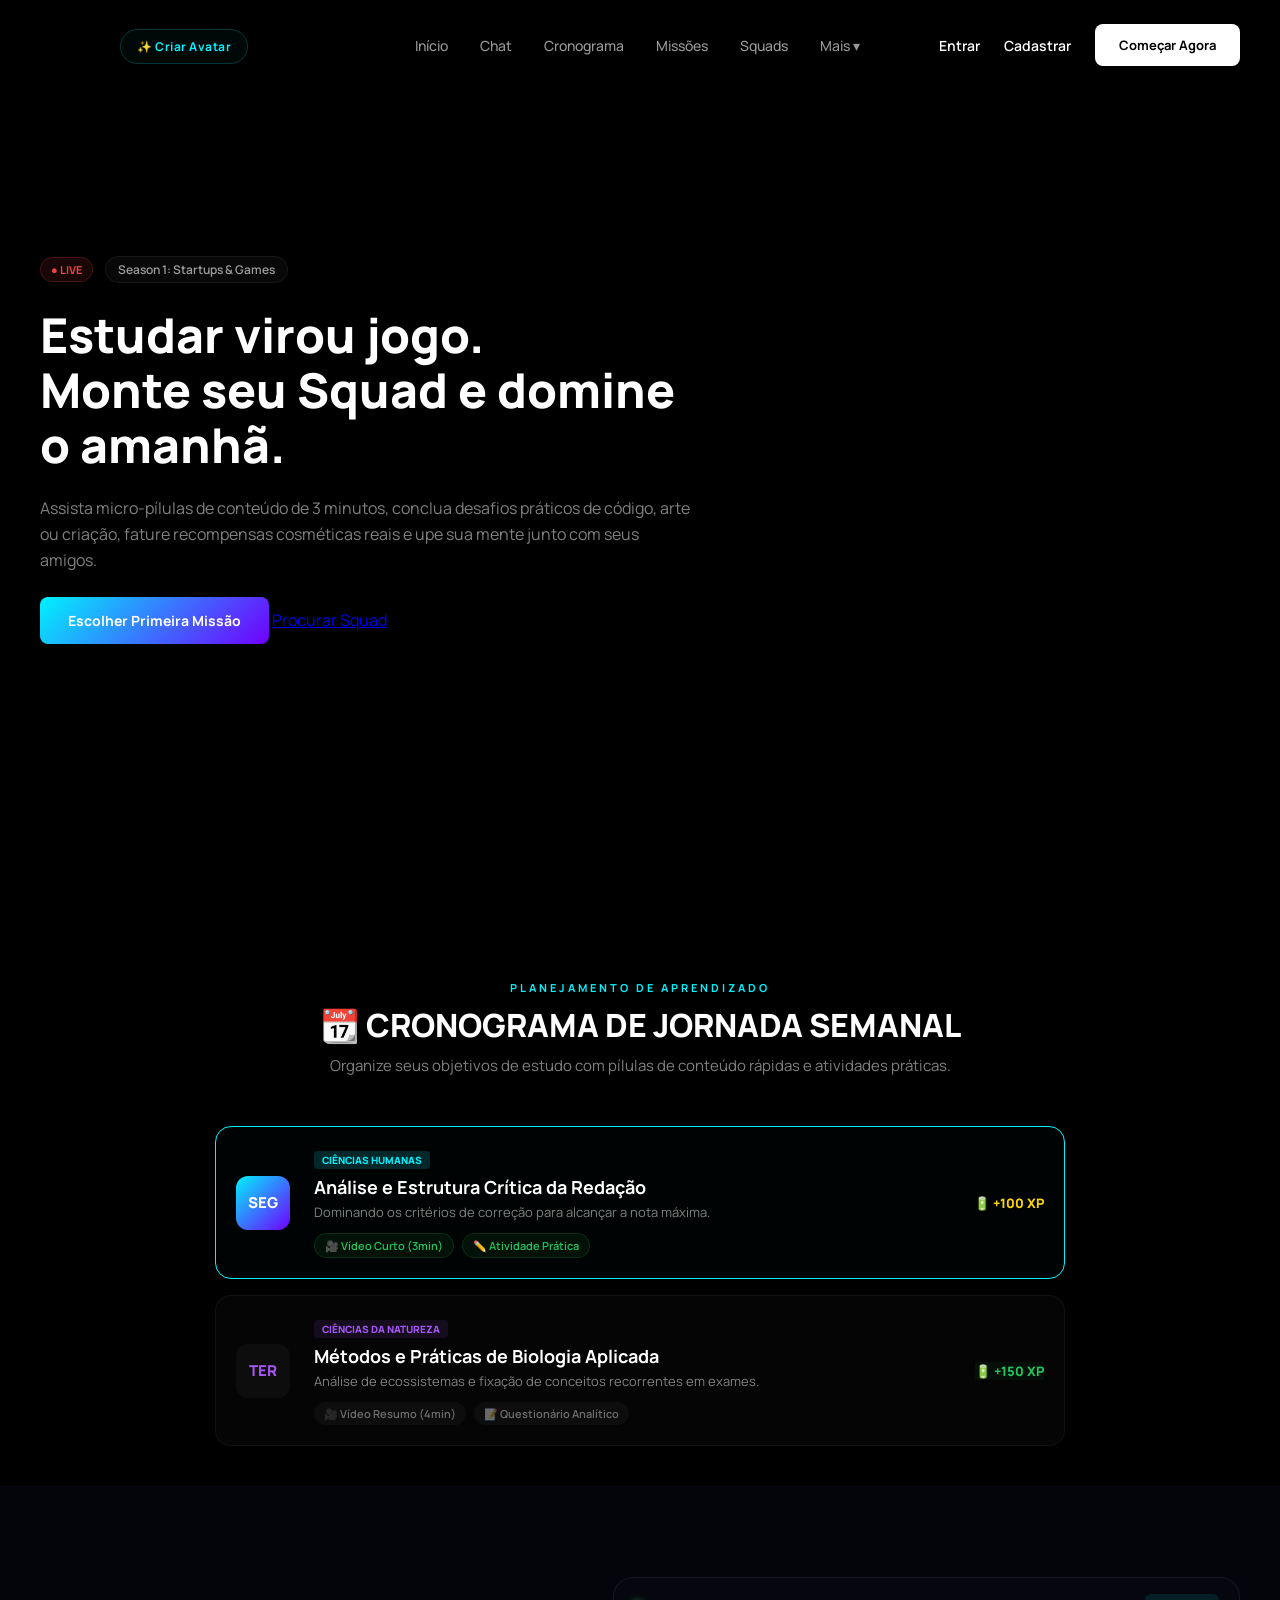
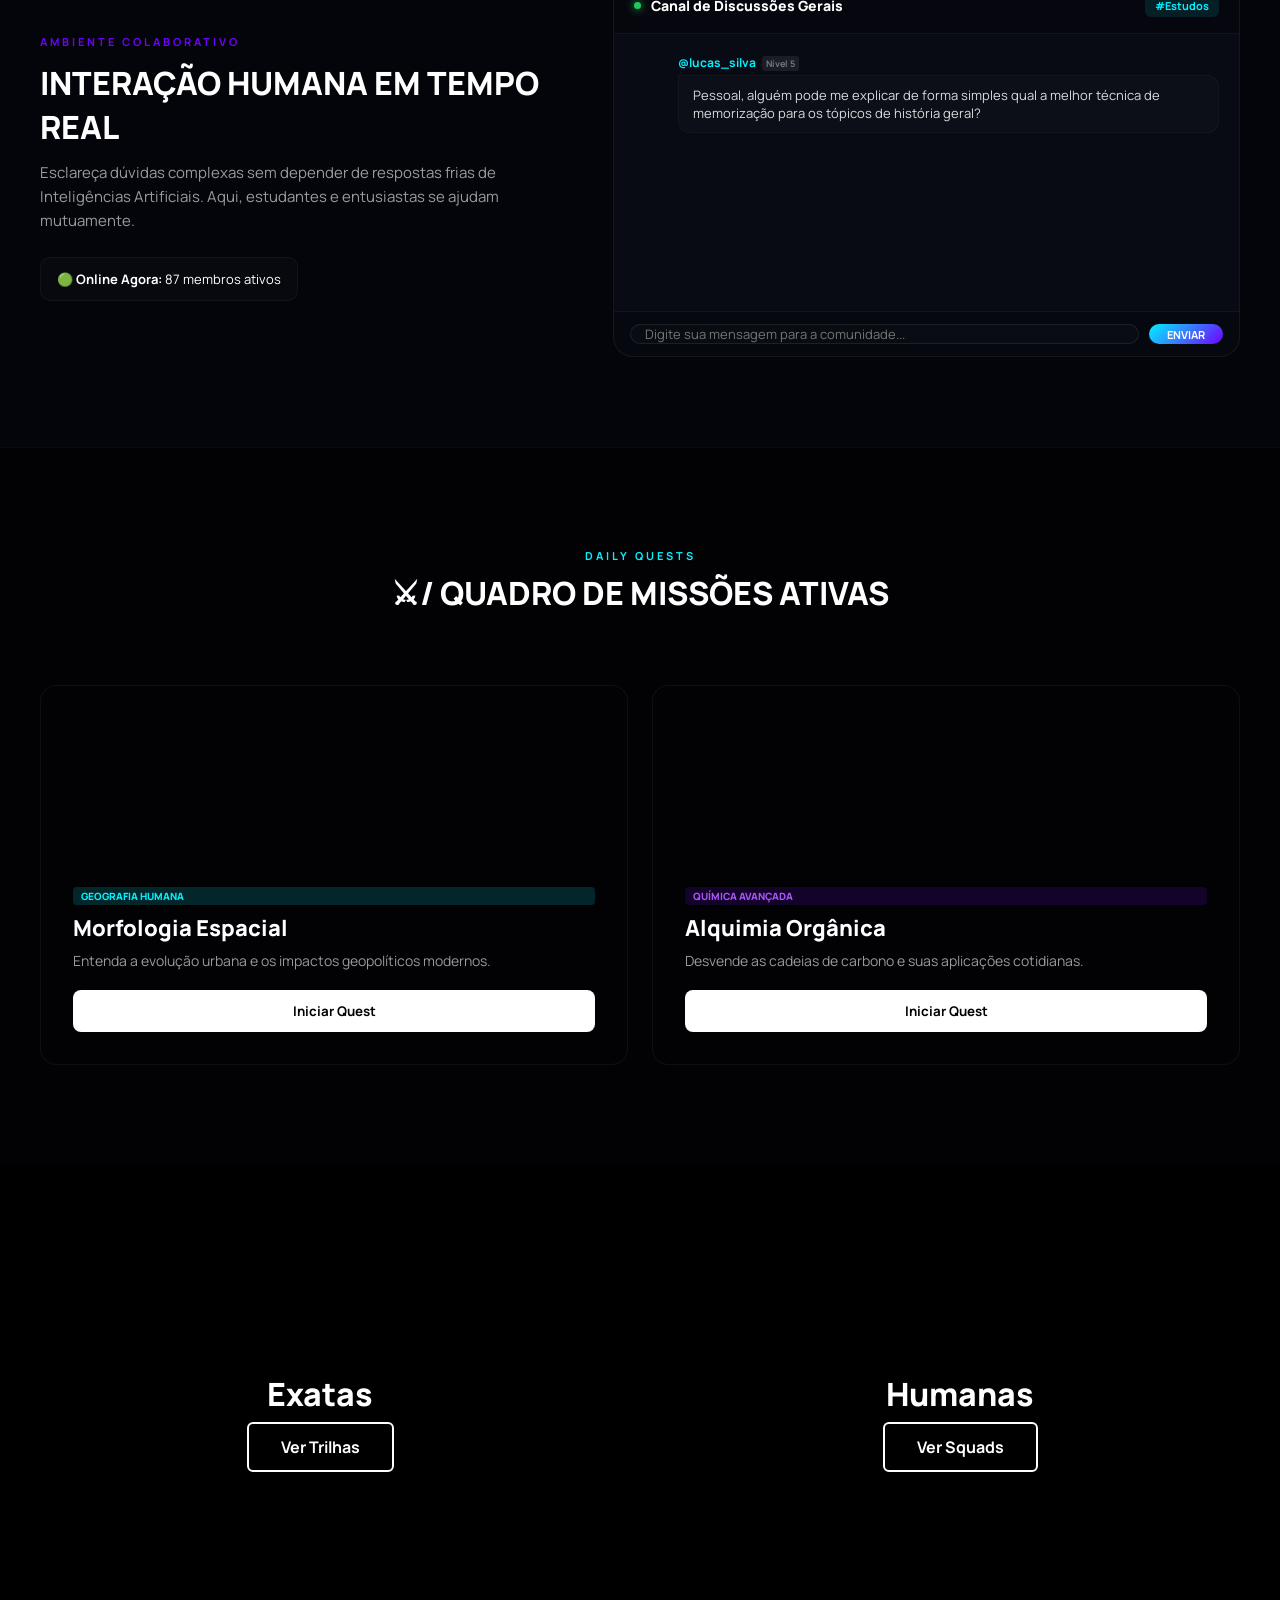
<file: index.html>
<!DOCTYPE html>
<html lang="pt-br">
<head>
    <meta charset="UTF-8">
    <meta name="viewport" content="width=device-width, initial-scale=1.0">
    <link rel="stylesheet" href="./css/style.css">
    <title>Nexus Study-Verse | Evolua seu Conhecimento</title>
</head>
<body>
    <header class="topo">
        <nav class="menu">
            <div class="avatar-menu-container">
                <a href="#" class="button-avatar" onclick="abrirModal('modal-avatar')">✨ Criar Avatar</a>
            </div>
            
            <div class="logo-area">
                <span class="logo-nexus">NEXUS</span><span class="logo-sub">_verse</span>
            </div>
            
            <ul class="nav-list">
                <li class="nav-item"><a href="#home" class="nav-link">Início</a></li>
                <li class="nav-item"><a href="#chat-comunidade" class="nav-link">Chat</a></li>
                <li class="nav-item"><a href="#cronograma" class="nav-link">Cronograma</a></li>
                <li class="nav-item"><a href="#missoes" class="nav-link">Missões</a></li>
                <li class="nav-item"><a href="#" class="nav-link" onclick="abrirModal('modal-squads')">Squads</a></li>
                
                <li class="nav-item dropdown">
                    <a href="#" class="nav-link dropdown-toggle">Mais ▾</a>
                    <ul class="dropdown-menu">
                        <li><a href="#enem">Enem</a></li>
                        <li><a href="#exercicios">Exercícios</a></li>
                        <li><a href="#provas">Provas</a></li>
                        <li><a href="#curiosidades">Curiosidades</a></li>
                    </ul>
                </li>
            </ul>

            <div class="button-container">
                <a href="#" class="auth-link" onclick="abrirModal('modal-entrar')">Entrar</a>
                <a href="#" class="auth-link btn-cadastrar-nav" onclick="abrirModal('modal-cadastrar')">Cadastrar</a>
                <a href="#cronograma" class="button-cta">Começar Agora</a>
            </div>
        </nav>
    </header>

    <main class="conteudo">
        <section class="hero-section" id="home">
            <div class="linear-container">
                <div class="text-hero-container">
                    <div class="hero-tags-wrapper">
                        <span class="hero-badge-live">● LIVE</span>
                        <span class="hero-badge">Season 1: Startups & Games</span>
                    </div>
                    <h1 class="titulo-hero">Estudar virou jogo.<br>Monte seu Squad e domine o amanhã.</h1>
                    <p class="descricao-hero">Assista micro-pílulas de conteúdo de 3 minutos, conclua desafios práticos de código, arte ou criação, fature recompensas cosméticas reais e upe sua mente junto com seus amigos.</p>
                    <div class="hero-actions">
                        <a href="#missoes" class="hero-btn-primary">Escolher Primeira Missão</a>
                        <a href="#" class="hero-btn-secondary" onclick="abrirModal('modal-squads')">Procurar Squad</a>
                    </div>
                </div>
            </div>          
        </section>

        <section class="cronograma-section" id="cronograma">
            <div class="section-header-clean">
                <span class="section-tagline">Planejamento de Aprendizado</span>
                <h2 class="section-title-premium">📆 Cronograma de Jornada Semanal</h2>
                <p class="section-subtitle-premium">Organize seus objetivos de estudo com pílulas de conteúdo rápidas e atividades práticas.</p>
            </div>

           

    <div class="timeline-container">
        
        <div class="timeline-step step-active">
            <div class="step-day">SEG</div>
            <div class="step-details">
                <span class="module-tag tech">Ciências Humanas</span>
                <h4>Análise e Estrutura Crítica da Redação</h4>
                <p class="step-meta">Dominando os critérios de correção para alcançar a nota máxima.</p>
                <div class="step-pills">
                    <span class="pill-item text-done">🎥 Vídeo Curto (3min)</span>
                    <span class="pill-item text-done">✏️ Atividade Prática</span>
                </div>
            </div>
            <div class="step-points">🔋 +100 XP</div>
        </div>

        <div class="timeline-step">
            <div class="step-day" style="color: #a855f7;">TER</div> <div class="step-details">
                <span class="module-tag design" style="background-color: rgba(168, 85, 247, 0.1); color: #a855f7;">Ciências da Natureza</span>
                <h4>Métodos e Práticas de Biologia Aplicada</h4>
                <p class="step-meta">Análise de ecossistemas e fixação de conceitos recorrentes em exames.</p>
                <div class="step-pills">
                    <span class="pill-item">🎥 Vídeo Resumo (4min)</span>
                    <span class="pill-item">📝 Questionário Analítico</span>
                </div>
            </div>
            <div class="step-points" style="color: #22c55e; background-color: rgba(34, 197, 94, 0.05);">🔋 +150 XP</div>
        </div>

    </div>
 
        </section>

        <section class="comunidade-chat-section" id="chat-comunidade">
            <div class="chat-wrapper-grid">
                <div class="chat-intro-content">
                    <span class="section-tagline">Ambiente Colaborativo</span>
                    <h2 class="chat-section-title">INTERAÇÃO HUMANA EM TEMPO REAL</h2>
                    <p class="chat-section-desc">Esclareça dúvidas complexas sem depender de respostas frias de Inteligências Artificiais. Aqui, estudantes e entusiastas se ajudam mutuamente.</p>
                    <div class="chat-stats-badges">
                        <div class="stat-badge">🟢 <strong>Online Agora:</strong> 87 membros ativos</div>
                    </div>
                </div>

                <div class="chat-component-box">
                    <div class="chat-box-header">
                        <div class="chat-header-left">
                            <span class="pulse-indicator-dot"></span>
                            <h3>Canal de Discussões Gerais</h3>
                        </div>
                        <span class="chat-channel-tag">#Estudos</span>
                    </div>

                    <div class="chat-messages-container">
                        <div class="chat-msg-row">
                            <div class="user-avatar-placeholder"></div>
                            <div class="msg-balloon-wrapper">
                                <span class="chat-user-name">@lucas_silva <small class="user-rank">Nível 5</small></span>
                                <p class="chat-msg-text">Pessoal, alguém pode me explicar de forma simples qual a melhor técnica de memorização para os tópicos de história geral?</p>
                            </div>
                        </div>
                    </div>

                    <div class="chat-footer-inputs">
                        <input type="text" placeholder="Digite sua mensagem para a comunidade..." class="chat-text-input">
                        <button class="chat-send-button" onclick="alert('Mensagem enviada com sucesso!')">ENVIAR</button>
                    </div>
                </div>
            </div>
        </section>

        <section class="missoes-section" id="missoes">
            <div class="section-header-clean">
                <span class="section-tagline">Daily Quests</span>
                <h2 class="section-title-premium">⚔/ Quadro de Missões Ativas</h2>
            </div>

            <div class="card-container">
                <div class="card-quest card-1">
                    <div class="overlay">
                        <span class="module-tag tech" style="margin-bottom: 8px;">Geografia Humana</span>
                        <h3 class="card-title">Morfologia Espacial</h3>
                        <p class="card-description">Entenda a evolução urbana e os impactos geopolíticos modernos.</p>
                        <button class="card-button" onclick="alert('Quest Morfologia Espacial Iniciada! Recompensa: 200 XP')">Iniciar Quest</button>
                    </div>
                </div>
                <div class="card-quest card-2">
                    <div class="overlay">
                        <span class="module-tag design" style="margin-bottom: 8px;">Química Avançada</span>
                        <h3 class="card-title">Alquimia Orgânica</h3>
                        <p class="card-description">Desvende as cadeias de carbono e suas aplicações cotidianas.</p>
                        <button class="card-button" onclick="alert('Quest Alquimia Orgânica Iniciada! Recompensa: 250 XP')">Iniciar Quest</button>
                    </div>
                </div>
            </div>
        </section>

        <section class="modelos" id="comunidade">
            <div class="caixa-esquerda">
                <div class="modelos-content">
                    <h2 class="modelos-title">Exatas</h2>
                    <a href="#" class="modelos-button" onclick="abrirModal('modal-squads')">Ver Trilhas</a>
                </div>
            </div>
            <div class="caixa-direita">
                <div class="modelos-content">
                    <h2 class="modelos-title">Humanas</h2>
                    <a href="#" class="modelos-button" onclick="abrirModal('modal-squads')">Ver Squads</a>
                </div>
            </div>
        </section>

        <div id="modal-avatar" class="modal-overlay">
            <div class="modal-box modal-avatar-box">
                <span class="modal-close" onclick="fecharModal('modal-avatar')">&times;</span>
                <h3 class="modal-title">Crie seu Personagem</h3>
                <p class="modal-subtitle">Personalize os atributos do seu boneco para interagir nos canais.</p>
                
                <div class="avatar-creator-grid">
                    <div class="avatar-options-area">
                        <div class="option-row">
                            <label>Classe Base</label>
                            <select id="select-classe" onchange="atualizarAvatarMock()">
                                <option value="🧙‍♂️">Mago Dev (Exatas)</option>
                                <option value="⚔️">Guerreiro Biálogo (Biológicas)</option>
                                <option value="🏹">Arqueiro Historiador (Humanas)</option>
                            </select>
                        </div>
                        <div class="option-row">
                            <label>Cor da Aura</label>
                            <div class="color-picker-mock">
                                <span class="color-dot" style="background: #00f2fe;" onclick="mudarAura('#00f2fe')"></span>
                                <span class="color-dot" style="background: #7000ff;" onclick="mudarAura('#7000ff')"></span>
                                <span class="color-dot" style="background: #e11d48;" onclick="mudarAura('#e11d48')"></span>
                            </div>
                        </div>
                    </div>

                    <div class="avatar-preview-area" id="avatar-preview-box">
                        <div class="dummy-avatar" id="avatar-preview-emoji">🧙‍♂️</div>
                    </div>
                </div>
                <button class="modal-btn-submit" style="width: 100%;" onclick="fecharModal('modal-avatar')">Salvar Customização</button>
            </div>
        </div>

        <div id="modal-squads" class="modal-overlay">
            <div class="modal-box modal-avatar-box" style="max-width: 550px;">
                <span class="modal-close" onclick="fecharModal('modal-squads')">&times;</span>
                <h3 class="modal-title">⚔️ Recrutamento de Squad</h3>
                <p class="modal-subtitle">Escolha o seu clã e junte-se a outros jogadores.</p>
                
                <div style="display: flex; flex-direction: column; gap: 16px; margin-top: 24px;">
                    <div style="background: rgba(255,255,255,0.02); border: 1px solid rgba(0, 242, 254, 0.2); padding: 18px; border-radius: 12px; display: flex; justify-content: space-between; align-items: center;">
                        <div>
                            <h4 style="color: #00f2fe; font-size: 16px; font-weight: 700;">Guilda de Exatas</h4>
                            <p style="color: rgba(255,255,255,0.6); font-size: 13px; margin-top: 4px;">Foco em Matemática, Física e Programação.</p>
                        </div>
                        <button class="chat-send-button" style="padding: 10px 16px; font-size: 12px;" onclick="alert('Inscrição enviada para a Guilda de Exatas!')">Entrar</button>
                    </div>

                    <div style="background: rgba(255,255,255,0.02); border: 1px solid rgba(112, 0, 255, 0.2); padding: 18px; border-radius: 12px; display: flex; justify-content: space-between; align-items: center;">
                        <div>
                            <h4 style="color: #a855f7; font-size: 16px; font-weight: 700;">Clã de Biomédicas</h4>
                            <p style="color: rgba(255,255,255,0.6); font-size: 13px; margin-top: 4px;">Foco em Biologia, Química e Anatomia.</p>
                        </div>
                        <button class="chat-send-button" style="padding: 10px 16px; font-size: 12px; background: linear-gradient(135deg, #7000ff, #e11d48);" onclick="alert('Inscrição enviada para o Clã de Biomédicas!')">Entrar</button>
                    </div>
                </div>
            </div>
        </div>

        <div id="modal-entrar" class="modal-overlay">
            <div class="modal-box">
                <span class="modal-close" onclick="fecharModal('modal-entrar')">&times;</span>
                <h3 class="modal-title">Acessar Conta</h3>
                <p class="modal-subtitle">Bem-vindo de volta! Insira suas credenciais.</p>
                <div style="display: flex; flex-direction: column; gap: 14px; margin-top: 20px;">
                    <input type="email" placeholder="Seu e-mail" class="chat-text-input" style="width: 100%;">
                    <input type="password" placeholder="Sua senha" class="chat-text-input" style="width: 100%;">
                    <button class="modal-btn-submit" onclick="fecharModal('modal-entrar'); alert('Login efetuado com sucesso!')">Entrar</button>
                </div>
            </div>
        </div>

        <div id="modal-cadastrar" class="modal-overlay">
            <div class="modal-box">
                <span class="modal-close" onclick="fecharModal('modal-cadastrar')">&times;</span>
                <h3 class="modal-title">Nova Identidade</h3>
                <p class="modal-subtitle">Crie seu registro para começar a subir de nível.</p>
                <div style="display: flex; flex-direction: column; gap: 14px; margin-top: 20px;">
                    <input type="text" placeholder="Nome de usuário (@)" class="chat-text-input" style="width: 100%;">
                    <input type="email" placeholder="E-mail válido" class="chat-text-input" style="width: 100%;">
                    <input type="password" placeholder="Senha segura" class="chat-text-input" style="width: 100%;">
                    <button class="modal-btn-submit" onclick="fecharModal('modal-cadastrar'); alert('Conta criada com sucesso!')">Cadastrar</button>
                </div>
            </div>
        </div>
    </main>

    <footer class="rodape"></footer>

    <script>
        function abrirModal(id) { document.getElementById(id).classList.add('active'); }
        function fecharModal(id) { document.getElementById(id).classList.remove('active'); }
        function atualizarAvatarMock() {
            const select = document.getElementById('select-classe');
            document.getElementById('avatar-preview-emoji').innerText = select.value;
        }
        function mudarAura(cor) { document.getElementById('avatar-preview-box').style.borderColor = cor; }
    </script>
</body>
</html>
</file>
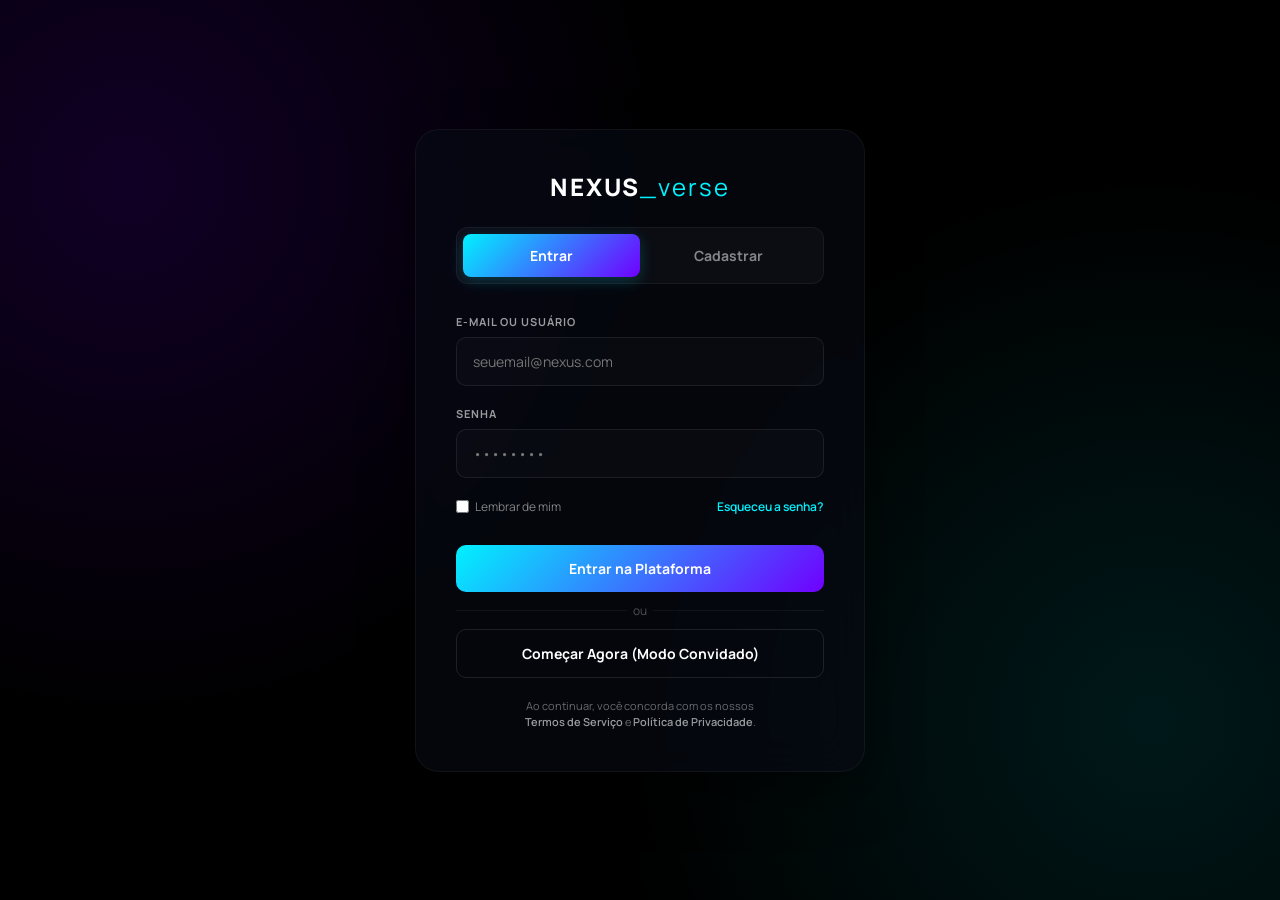
<file: login.html>
<!DOCTYPE html>
<html lang="pt-BR">
<head>
    <meta charset="UTF-8">
    <meta name="viewport" content="width=device-width, initial-scale=1.0">
    <title>NEXUS_verse - Login & Cadastro</title>
    <style>
        @import url('https://fonts.googleapis.com/css2?family=Manrope:wght@200..800&display=swap');

        * {
            margin: 0;
            padding: 0;
            box-sizing: border-box;
            font-family: "Manrope", sans-serif;
        }

        body {
            background-color: #000;
            background-image: radial-gradient(circle at 10% 20%, rgba(112, 0, 255, 0.15) 0%, transparent 40%),
                              radial-gradient(circle at 90% 80%, rgba(0, 242, 254, 0.1) 0%, transparent 40%);
            min-height: 100vh;
            display: flex;
            justify-content: center;
            align-items: center;
            color: #fff;
            overflow-x: hidden;
            padding: 20px;
        }

        /* Container Principal com Efeito Glassmorphism */
        .auth-container {
            width: 100%;
            max-width: 450px;
            background: rgba(8, 10, 20, 0.6);
            border: 1px solid rgba(255, 255, 255, 0.05);
            backdrop-filter: blur(20px);
            border-radius: 24px;
            padding: 40px;
            box-shadow: 0 20px 50px rgba(0, 0, 0, 0.5);
            position: relative;
        }

        /* Topo da Autenticação (Logo e Abas) */
        .auth-header {
            text-align: center;
            margin-bottom: 30px;
        }

        .auth-logo {
            font-size: 24px;
            font-weight: 800;
            letter-spacing: 2px;
            margin-bottom: 24px;
        }

        .auth-logo span {
            color: #00f2fe;
            font-weight: 400;
        }

        /* Abas Alternadoras (Entrar / Cadastrar) */
        .auth-tabs {
            display: flex;
            background: rgba(255, 255, 255, 0.03);
            padding: 6px;
            border-radius: 12px;
            border: 1px solid rgba(255, 255, 255, 0.05);
            margin-bottom: 10px;
        }

        .tab-btn {
            flex: 1;
            background: none;
            border: none;
            color: rgba(255, 255, 255, 0.5);
            padding: 12px;
            font-size: 14px;
            font-weight: 700;
            cursor: pointer;
            border-radius: 8px;
            transition: all 0.3s ease;
        }

        .tab-btn.active {
            background: linear-gradient(135deg, #00f2fe, #7000ff);
            color: #fff;
            box-shadow: 0 4px 15px rgba(0, 242, 254, 0.2);
        }

        /* Formulários */
        .auth-form {
            display: none;
            flex-direction: column;
            gap: 20px;
        }

        .auth-form.active {
            display: flex;
        }

        .input-group {
            display: flex;
            flex-direction: column;
            gap: 8px;
        }

        .input-group label {
            font-size: 11px;
            font-weight: 700;
            text-transform: uppercase;
            letter-spacing: 1px;
            color: rgba(255, 255, 255, 0.6);
        }

        .input-group input {
            width: 100%;
            background: rgba(255, 255, 255, 0.02);
            border: 1px solid rgba(255, 255, 255, 0.08);
            border-radius: 10px;
            padding: 14px 16px;
            color: #fff;
            font-size: 14px;
            outline: none;
            transition: all 0.3s ease;
        }

        .input-group input:focus {
            border-color: #00f2fe;
            box-shadow: 0 0 10px rgba(0, 242, 254, 0.1);
            background: rgba(255, 255, 255, 0.04);
        }

        /* Opções do Form */
        .form-options {
            display: flex;
            justify-content: space-between;
            align-items: center;
            font-size: 12px;
        }

        .remember-me {
            display: flex;
            align-items: center;
            gap: 6px;
            color: rgba(255, 255, 255, 0.5);
            cursor: pointer;
        }

        .remember-me input {
            accent-color: #00f2fe;
        }

        .forgot-link {
            color: #00f2fe;
            text-decoration: none;
            font-weight: 600;
            transition: color 0.2s;
        }

        .forgot-link:hover {
            color: #7000ff;
        }

        /* Botões */
        .btn-submit {
            background: linear-gradient(135deg, #00f2fe, #7000ff);
            color: #fff;
            border: none;
            padding: 14px;
            border-radius: 10px;
            font-size: 14px;
            font-weight: 700;
            cursor: pointer;
            transition: transform 0.2s, box-shadow 0.2s;
            margin-top: 10px;
        }

        .btn-submit:hover {
            transform: translateY(-2px);
            box-shadow: 0 6px 20px rgba(0, 242, 254, 0.4);
        }

        .divider {
            display: flex;
            align-items: center;
            text-align: center;
            margin: 10px 0;
            font-size: 12px;
            color: rgba(255, 255, 255, 0.3);
        }

        .divider::before, .divider::after {
            content: '';
            flex: 1;
            border-bottom: 1px solid rgba(255, 255, 255, 0.05);
        }

        .divider:not(:empty)::before { margin-right: .5em; }
        .divider:not(:empty)::after { margin-left: .5em; }

        .btn-guest {
            background: transparent;
            color: #fff;
            border: 1px solid rgba(255, 255, 255, 0.1);
            padding: 14px;
            border-radius: 10px;
            font-size: 14px;
            font-weight: 700;
            cursor: pointer;
            transition: all 0.3s ease;
            text-align: center;
            text-decoration: none;
            display: block;
        }

        .btn-guest:hover {
            background: rgba(255, 255, 255, 0.05);
            border-color: #00f2fe;
            box-shadow: 0 0 15px rgba(0, 242, 254, 0.15);
        }

        .termos {
            text-align: center;
            font-size: 11px;
            color: rgba(255, 255, 255, 0.4);
            margin-top: 20px;
            line-height: 1.5;
        }

        .termos a {
            color: rgba(255, 255, 255, 0.6);
            text-decoration: none;
            font-weight: 600;
        }
        
        .termos a:hover { color: #00f2fe; }
    </style>
</head>
<body>

    <div class="auth-container">
        
        <div class="auth-header">
            <div class="auth-logo">NEXUS<span>_verse</span></div>
            
            <div class="auth-tabs">
                <button class="tab-btn active" onclick="switchTab('login')">Entrar</button>
                <button class="tab-btn" onclick="switchTab('cadastro')">Cadastrar</button>
            </div>
        </div>

        <form id="login-form" class="auth-form active" onsubmit="event.preventDefault();">
            <div class="input-group">
                <label for="login-email">E-mail ou Usuário</label>
                <input type="email" id="login-email" placeholder="seuemail@nexus.com" required>
            </div>
            
            <div class="input-group">
                <label for="login-password">Senha</label>
                <input type="password" id="login-password" placeholder="••••••••" required>
            </div>

            <div class="form-options">
                <label class="remember-me">
                    <input type="checkbox"> Lembrar de mim
                </label>
                <a href="#" class="forgot-link">Esqueceu a senha?</a>
            </div>

            <button type="submit" class="btn-submit">Entrar na Plataforma</button>
        </form>

        <form id="cadastro-form" class="auth-form" onsubmit="event.preventDefault();">
            <div class="input-group">
                <label for="cad-name">Nome Completo</label>
                <input type="text" id="cad-name" placeholder="Como quer ser chamado?" required>
            </div>

            <div class="input-group">
                <label for="cad-email">E-mail</label>
                <input type="email" id="cad-email" placeholder="seuemail@nexus.com" required>
            </div>
            
            <div class="input-group">
                <label for="cad-password">Senha</label>
                <input type="password" id="cad-password" placeholder="Mínimo 8 caracteres" required>
            </div>

            <button type="submit" class="btn-submit">Criar Minha Conta</button>
        </form>

        <div class="divider">ou</div>
        
        <a href="index.html" class="btn-guest">Começar Agora (Modo Convidado)</a>

        <div class="termos">
            Ao continuar, você concorda com os nossos <br>
            <a href="#">Termos de Serviço</a> e <a href="#">Política de Privacidade</a>.
        </div>

    </div>

    <script>
        function switchTab(type) {
            const loginForm = document.getElementById('login-form');
            const cadastroForm = document.getElementById('cadastro-form');
            const tabs = document.querySelectorAll('.tab-btn');

            if (type === 'login') {
                loginForm.classList.add('active');
                cadastroForm.classList.remove('active');
                tabs[0].classList.add('active');
                tabs[1].classList.remove('active');
            } else {
                cadastroForm.classList.add('active');
                loginForm.classList.remove('active');
                tabs[1].classList.add('active');
                tabs[0].classList.remove('active');
            }
        }
    </script>
</body>
</html>
</file>
<file: css/style.css>
@import url('https://fonts.googleapis.com/css2?family=Manrope:wght@200..800&display=swap');

/* =========================
   RESET
========================= */
*{
    margin: 0;
    padding: 0;
    box-sizing: border-box;
    font-family: "Manrope", sans-serif;
    scroll-behavior: smooth;
    scrollbar-color: #00f2fe #000000;
}

html{
    scroll-behavior: smooth;
}

body{
    background-color: #000;
    overflow-x: hidden;
}

/* =========================
   TOPO & MENU NAV (ALINHAMENTO EXTREMO)
========================= */
.topo{
    position: fixed;
    width: 100%;
    height: auto;
    background-color: #000000a1;
    backdrop-filter: blur(100px);
    z-index: 10;
    display: flex;
    justify-content: center;
}

.menu{
    width: 100%;
    max-width: 1440px; /* Expandido para aproveitar melhor as laterais */
    height: 90px;
    display: flex;
    justify-content: space-between; 
    align-items: center;
    padding: 0 40px;
}

.logo-area {
    display: flex;
    align-items: center;
    font-weight: 800;
    letter-spacing: 1px;
    margin-right: auto;
    margin-left: 0px;
    
    /* Força o elemento a mover-se livremente para a esquerda */
    position: relative;
    left: -600px; /* Quanto mais negativo for este número (ex: -60px, -80px), mais para a esquerda ele vai */
}

.logo-nexus{
    color: #fff;
    font-weight: 800;
    font-size: 22px;
    letter-spacing: 3px;
}

.logo-sub{
    color: #00f2fe;
    font-weight: 400;
    font-size: 22px;
    letter-spacing: 1px;
}

.nav-list{
    display: flex;
    list-style: none;
    gap: 32px;
    align-items: center;
    margin-right: auto; /* Garante que os links centrais fiquem bem dispostos */
    margin-left: 40px;
}

.nav-link{
    color: rgba(255, 255, 255, 0.6);
    text-decoration: none;
    font-size: 14px;
    font-weight: 500;
    transition: color 0.2s ease;
}

.nav-link:hover{
    color: #00f2fe;
}

.button-avatar {
    color: #00f2fe;
    text-decoration: none;
    font-size: 12px;
    font-weight: 700;
    letter-spacing: 0.5px;
    border: 1px solid rgba(0, 242, 254, 0.2);
    padding: 8px 16px;
    border-radius: 30px;
    background-color: rgba(0, 242, 254, 0.03);
    transition: all 0.3s ease;

    /* Adiciona estas duas linhas abaixo para mover o botão */
    position: relative;
    left: 80px; /* Quanto MAIOR for este número (ex: 60px, 80px), mais para a DIREITA ele vai */
}

.button-avatar:hover {
    background-color: rgba(0, 242, 254, 0.1);
    border-color: rgba(0, 242, 254, 0.5);
    box-shadow: 0 0 15px rgba(0, 242, 254, 0.2);
}

/* DROPDOWN MENU */
.dropdown {
    position: relative;
}

.dropdown-menu {
    position: absolute;
    top: 100%;
    left: 50%;
    transform: translateX(-50%) translateY(10px);
    background-color: #0c0f1d;
    border: 1px solid rgba(255, 255, 255, 0.05);
    border-radius: 12px;
    padding: 12px;
    min-width: 220px;
    display: none;
    flex-direction: column;
    gap: 4px;
    box-shadow: 0 10px 30px rgba(0,0,0,0.5);
}

.dropdown:hover .dropdown-menu {
    display: flex;
}

.button-container{
    display: flex;
    align-items: center;
    gap: 24px;
    margin-left: auto; /* Empurra os botões de ação totalmente para a direita */
}

.auth-link{
    color: #fff;
    text-decoration: none;
    font-size: 14px;
    font-weight: 600;
}

.button-cta{
    background-color: #fff;
    color: #000;
    text-decoration: none;
    font-size: 13px;
    font-weight: 700;
    padding: 12px 24px;
    border-radius: 8px;
    transition: all 0.2s;
}

.button-cta:hover{
    transform: scale(1.02);
    background-color: #00f2fe;
}

/* =========================
   HERO SECTION
========================= */
.hero-section{
    width: 100%;
    height: 100vh;
    min-height: 650px;
    background-image: linear-gradient(to bottom, rgba(0,0,0,0.3), #000), url('https://images.unsplash.com/photo-1618005182384-a83a8bd57fbe?q=80&w=1920');
    background-size: cover;
    background-position: center;
    display: flex;
    align-items: center;
}

.linear-container{
    width: 100%;
    max-width: 1300px;
    margin: 0 auto;
    padding: 0 40px;
}

.text-hero-container{
    max-width: 650px;
    display: flex;
    flex-direction: column;
    gap: 24px;
}

.hero-tags-wrapper {
    display: flex;
    gap: 12px;
    align-items: center;
}

.hero-badge-live {
    background-color: rgba(239, 68, 68, 0.1);
    color: #ef4444;
    font-size: 11px;
    font-weight: 700;
    padding: 4px 10px;
    border-radius: 20px;
    border: 1px solid rgba(239, 68, 68, 0.2);
}

.hero-badge {
    background-color: rgba(255, 255, 255, 0.03);
    color: rgba(255, 255, 255, 0.6);
    font-size: 12px;
    font-weight: 600;
    padding: 4px 12px;
    border-radius: 20px;
    border: 1px solid rgba(255, 255, 255, 0.05);
}

.titulo-hero{
    color: #fff;
    font-size: 48px;
    font-weight: 800;
    line-height: 1.15;
}

.descricao-hero{
    color: rgba(255, 255, 255, 0.5);
    font-size: 16px;
    line-height: 1.6;
}

.hero-btn-primary {
    display: inline-block;
    background: linear-gradient(135deg, #00f2fe, #7000ff);
    color: #fff;
    text-decoration: none;
    font-size: 14px;
    font-weight: 700;
    padding: 14px 28px;
    border-radius: 8px;
    transition: transform 0.2s;
}


/* =========================
   SEÇÃO CRONOGRAMA
========================= */
.cronograma-section {
    width: 100%;
    max-width: 1200px;
    margin: 0 auto;
    padding: 80px 32px 40px 32px;
}

.section-header-clean {
    text-align: center;
    margin-bottom: 50px;
}

.section-tagline {
    font-size: 11px;
    text-transform: uppercase;
    letter-spacing: 3px;
    color: #00f2fe;
    font-weight: 700;
    display: block;
    margin-bottom: 8px;
}

.section-title-premium {
    font-size: 32px;
    font-weight: 800;
    color: #FFF;
    text-transform: uppercase;
}

.section-subtitle-premium {
    color: rgba(255, 255, 255, 0.5);
    font-size: 15px;
    margin-top: 8px;
}

.timeline-container {
    display: flex;
    flex-direction: column;
    gap: 16px;
    max-width: 850px;
    margin: 0 auto;
}

.timeline-step {
    display: flex;
    align-items: center;
    background-color: rgba(255, 255, 255, 0.02);
    border: 1px solid rgba(255, 255, 255, 0.05);
    border-radius: 16px;
    padding: 20px;
    gap: 24px;
}

.timeline-step.step-active {
    border-color: #00f2fe;
    background-color: rgba(0, 242, 254, 0.01);
}

.step-day {
    font-size: 15px;
    font-weight: 900;
    color: rgba(255, 255, 255, 0.3);
    background-color: rgba(255, 255, 255, 0.03);
    width: 54px;
    height: 54px;
    display: flex;
    align-items: center;
    justify-content: center;
    border-radius: 12px;
}

.timeline-step.step-active .step-day {
    background: linear-gradient(135deg, #00f2fe, #7000ff);
    color: #FFF;
}

.step-details {
    flex: 1;
}

.module-tag {
    font-size: 10px;
    font-weight: 800;
    text-transform: uppercase;
    padding: 2px 8px;
    border-radius: 4px;
    display: inline-block;
    margin-bottom: 6px;
}
.module-tag.tech { background-color: rgba(0, 242, 254, 0.15); color: #00f2fe; }
.module-tag.design { background-color: rgba(112, 0, 255, 0.15); color: #a855f7; }

.step-details h4 {
    font-size: 18px;
    font-weight: 700;
    color: #FFF;
    margin-bottom: 4px;
}

.step-meta {
    color: rgba(255, 255, 255, 0.5);
    font-size: 13px;
    margin-bottom: 12px;
}

.step-pills {
    display: flex;
    gap: 8px;
    flex-wrap: wrap;
}

.pill-item {
    font-size: 11px;
    font-weight: 600;
    padding: 4px 10px;
    border-radius: 20px;
    background-color: rgba(255, 255, 255, 0.03);
    color: rgba(255, 255, 255, 0.4);
}

.pill-item.text-done {
    background-color: rgba(34, 197, 94, 0.08);
    color: #22c55e;
    border: 1px solid rgba(34, 197, 94, 0.15);
}

.pill-item.text-current {
    background-color: rgba(0, 242, 254, 0.08);
    color: #00f2fe;
    border: 1px solid rgba(0, 242, 254, 0.3);
}

.step-points {
    font-size: 13px;
    font-weight: 800;
    color: #ffd700;
}

/* =========================================
   SEÇÃO CHAT COMUNIDADE
========================= */
.comunidade-chat-section {
    width: 100%;
    background-color: #04050a;
    border-top: 1px solid rgba(255, 255, 255, 0.02);
    border-bottom: 1px solid rgba(255, 255, 255, 0.02);
    padding: 90px 32px;
}

.chat-wrapper-grid {
    max-width: 1200px;
    margin: 0 auto;
    display: grid;
    grid-template-columns: 1fr 1.2fr;
    gap: 50px;
    align-items: center;
}

.chat-intro-content .section-tagline {
    color: #7000ff;
}

.chat-section-title {
    font-size: 32px;
    font-weight: 800;
    text-transform: uppercase;
    color: #FFF;
    margin: 12px 0;
}

.chat-section-desc {
    color: rgba(255, 255, 255, 0.6);
    font-size: 15px;
    line-height: 1.6;
}

.chat-stats-badges {
    margin-top: 24px;
}

.stat-badge {
    background-color: rgba(255, 255, 255, 0.02);
    border: 1px solid rgba(255, 255, 255, 0.04);
    padding: 12px 16px;
    border-radius: 10px;
    font-size: 13px;
    color: #FFF;
    display: inline-block;
}

.chat-component-box {
    background-color: #080a14;
    border: 1px solid rgba(255, 255, 255, 0.05);
    border-radius: 20px;
    height: 380px;
    display: flex;
    flex-direction: column;
    overflow: hidden;
}

.chat-box-header {
    background-color: rgba(0, 0, 0, 0.3);
    padding: 16px 20px;
    border-bottom: 1px solid rgba(255, 255, 255, 0.05);
    display: flex;
    justify-content: space-between;
    align-items: center;
}

.chat-header-left {
    display: flex;
    align-items: center;
    gap: 10px;
}

.pulse-indicator-dot {
    width: 7px;
    height: 7px;
    background-color: #22c55e;
    border-radius: 50%;
    box-shadow: 0 0 8px #22c55e;
}

.chat-header-left h3 {
    font-size: 14px;
    font-weight: 800;
    color: #FFF;
}

.chat-channel-tag {
    font-size: 11px;
    font-weight: 700;
    color: #00f2fe;
    background-color: rgba(0, 242, 254, 0.1);
    padding: 4px 10px;
    border-radius: 6px;
}

.chat-messages-container {
    flex: 1;
    padding: 20px;
    display: flex;
    flex-direction: column;
    gap: 16px;
    overflow-y: auto;
}

.chat-msg-row {
    display: flex;
    gap: 12px;
    align-items: flex-start;
}

.user-avatar-placeholder {
    width: 32px;
    height: 32px;
    border-radius: 50%;
}
.avatar-u1 { background-color: #3b82f6; }

.msg-balloon-wrapper {
    flex: 1;
}

.chat-user-name {
    font-size: 12px;
    font-weight: 700;
    color: #00f2fe;
    display: block;
    margin-bottom: 4px;
}

.user-rank {
    font-size: 9px;
    color: rgba(255, 255, 255, 0.4);
    background-color: rgba(255, 255, 255, 0.08);
    padding: 1px 4px;
    border-radius: 3px;
    margin-left: 4px;
}

.chat-msg-text {
    color: rgba(255, 255, 255, 0.85);
    font-size: 13px;
    line-height: 1.4;
    background-color: rgba(255, 255, 255, 0.02);
    padding: 10px 14px;
    border-radius: 0 12px 12px 12px;
    border: 1px solid rgba(255,255,255,0.03);
}

.chat-footer-inputs {
    padding: 12px 16px;
    border-top: 1px solid rgba(255, 255, 255, 0.05);
    display: flex;
    gap: 10px;
    background-color: rgba(0,0,0,0.2);
}

.chat-text-input {
    flex: 1;
    background-color: rgba(255,255,255,0.02);
    border: 1px solid rgba(255,255,255,0.08);
    border-radius: 10px;
    padding: 0 14px;
    color: #FFF;
    font-size: 13px;
    outline: none;
}
.chat-text-input:focus { border-color: #00f2fe; }

.chat-send-button {
    background: linear-gradient(135deg, #00f2fe, #7000ff);
    color: #FFF;
    border: none;
    padding: 0 18px;
    font-weight: 700;
    text-transform: uppercase;
    font-size: 11px;
    border-radius: 10px;
    cursor: pointer;
}

@media (max-width: 992px) {
    .chat-wrapper-grid { grid-template-columns: 1fr; gap: 32px; }
}
/* =========================================
   QUADRO DE MISSÕES & OUTROS
========================================= */
.missoes-section {
    padding: 100px 40px;
    background: #020205;
    display: flex;
    flex-direction: column;
    align-items: center;
}

.card-container {
    display: grid;
    grid-template-columns: repeat(auto-fit, minmax(300px, 1fr));
    gap: 24px;
    width: 100%;
    max-width: 1200px;
    margin-top: 20px;
}

.card-quest {
    height: 380px;
    border-radius: 16px;
    position: relative;
    overflow: hidden;
    border: 1px solid rgba(255, 255, 255, 0.05);
    transition: transform 0.3s ease, border-color 0.3s ease;
}

.card-quest:hover {
    transform: translateY(-5px);
    border-color: #00f2fe;
}

.card-1 { background-image: url('https://images.unsplash.com/photo-1451187580459-43490279c0fa?q=80&w=600'); background-size: cover; }
.card-2 { background-image: url('https://images.unsplash.com/photo-1617155093730-a8bf47be792d?q=80&w=600'); background-size: cover; }

.card-quest .overlay {
    position: absolute;
    inset: 0;
    background: linear-gradient(to top, #000000 e6, transparent);
    display: flex;
    flex-direction: column;
    justify-content: flex-end;
    padding: 32px;
}

.card-title { font-size: 22px; font-weight: 800; color: #fff; margin-bottom: 8px; }
.card-description { color: rgba(255, 255, 255, 0.6); font-size: 14px; margin-bottom: 20px; }

.card-button {
    background: #fff;
    color: #000;
    border: none;
    padding: 12px 24px;
    border-radius: 8px;
    font-weight: 700;
    cursor: pointer;
    width: 100%;
    transition: background 0.2s;
}
.card-button:hover { background: #00f2fe; }

.modelos { width: 100%; display: flex; }
.caixa-esquerda, .caixa-direita { width: 50%; height: 500px; display: flex; align-items: center; justify-content: center; background-size: cover; position: relative; }
.caixa-esquerda { background-image: linear-gradient(to bottom, rgba(0,0,0,0.4), rgba(0,0,0,0.7)), url('https://images.unsplash.com/photo-1511512578047-dfb367046420?q=80&w=800'); }
.caixa-direita { background-image: linear-gradient(to bottom, rgba(0,0,0,0.4), rgba(0,0,0,0.7)), url('https://images.unsplash.com/photo-1587202372775-e229f172b9d7?q=80&w=800'); }

.modelos-content { text-align: center; z-index: 2; }
.modelos-title { color: #fff; font-size: 32px; font-weight: 800; margin-bottom: 20px; }
.modelos-button { color: #fff; text-decoration: none; border: 2px solid #fff; padding: 12px 32px; font-weight: 700; border-radius: 6px; transition: all 0.3s; }
.modelos-button:hover { background-color: #fff; color: #000; }

/* MODALS */
.modal-overlay { position: fixed; top: 0; left: 0; width: 100%; height: 100%; background-color: rgba(0, 0, 0, 0.85); backdrop-filter: blur(10px); z-index: 100; display: flex; justify-content: center; align-items: center; opacity: 0; pointer-events: none; transition: opacity 0.3s ease; }
.modal-overlay.active { opacity: 1; pointer-events: auto; }
.modal-box { background-color: #060812; border: 1px solid rgba(255, 255, 255, 0.05); border-radius: 20px; padding: 40px; width: 90%; max-width: 480px; position: relative; }
.modal-avatar-box { max-width: 640px; }
.modal-close { position: absolute; top: 24px; right: 24px; color: rgba(255, 255, 255, 0.3); font-size: 22px; cursor: pointer; }
.modal-title { color: #fff; font-size: 24px; font-weight: 800; margin-bottom: 6px; }
.modal-subtitle { color: rgba(255, 255, 255, 0.4); font-size: 14px; margin-bottom: 24px; }

.avatar-creator-grid { display: grid; grid-template-columns: 1.1fr 0.9fr; gap: 24px; margin-bottom: 24px; }
.avatar-options-area { display: flex; flex-direction: column; gap: 20px; }
.avatar-preview-area { background-color: rgba(255, 255, 255, 0.01); border: 2px solid rgba(255, 255, 255, 0.05); border-radius: 16px; display: flex; justify-content: center; align-items: center; min-height: 200px; }
.dummy-avatar { font-size: 88px; }
.option-row { display: flex; flex-direction: column; gap: 8px; }
.option-row label { color: rgba(255, 255, 255, 0.5); font-size: 11px; font-weight: 700; text-transform: uppercase; }
.option-row select { width: 100%; background-color: #0c0f1d; border: 1px solid rgba(255, 255, 255, 0.05); color: #fff; padding: 12px 16px; border-radius: 8px; }
.color-picker-mock { display: flex; gap: 10px; }
.color-dot { width: 24px; height: 24px; border-radius: 50%; cursor: pointer; }
.modal-btn-submit { background: linear-gradient(135deg, #00f2fe, #7000ff); color: #fff; border: none; font-size: 14px; font-weight: 700; padding: 14px; border-radius: 8px; cursor: pointer; }

@media (max-width: 768px) {
    .modelos { flex-direction: column; }
    .hibridos, .eletricos { width: 100%; height: 350px; }
    .nav-list, .button-container .auth-link { display: none; }
}
</file>
